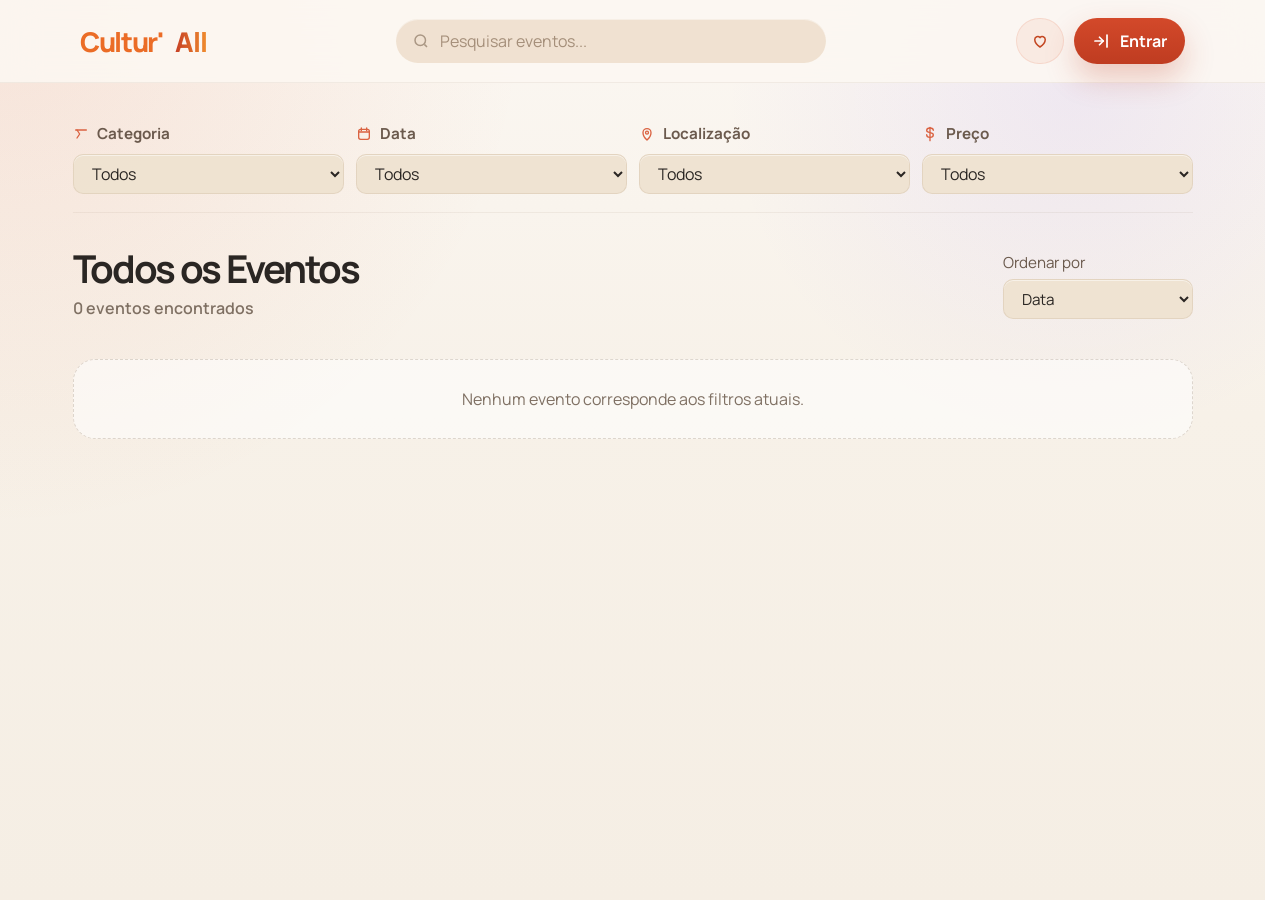
<file: index.html>
<!DOCTYPE html>
<html lang="pt-PT">
<head>
  <meta charset="UTF-8" />
  <meta name="viewport" content="width=device-width, initial-scale=1.0" />
  <title>Cultur'All | Eventos culturais em Portugal</title>
  <meta name="description" content="Descubra eventos culturais, concertos, teatro, exposições e experiências gastronómicas em Portugal." />
  <link rel="preconnect" href="https://fonts.googleapis.com" />
  <link rel="preconnect" href="https://fonts.gstatic.com" crossorigin />
  <link href="https://fonts.googleapis.com/css2?family=Manrope:wght@400;500;600;700;800&display=swap" rel="stylesheet" />
  <link rel="stylesheet" href="styles.css" />
  <script defer src="script.js"></script>
</head>
<body data-page="home">
  <div class="app-shell">
    <main class="content" id="inicio">
      <header class="topbar">
        <a class="topbar-brand" href="index.html" aria-label="Cultur'All início">
          <span>Cultur'</span><span>All</span>
        </a>

        <div class="search-wrap">
          <svg viewBox="0 0 24 24"><circle cx="11" cy="11" r="7"></circle><path d="m20 20-3.5-3.5"></path></svg>
          <input id="searchInput" type="search" placeholder="Pesquisar eventos..." aria-label="Pesquisar eventos" />
        </div>

        <div class="topbar-actions">
          <a class="account-chip" id="accountChip" href="profile.html" hidden></a>
          <a class="favorites-btn" href="favorites.html" aria-label="Favoritos">
            <svg viewBox="0 0 24 24"><path d="M12 20s-7-4.6-7-10a4 4 0 0 1 7-2.5A4 4 0 0 1 19 10c0 5.4-7 10-7 10Z"></path></svg>
          </a>
          <a class="login-btn" id="loginToggleBtn" href="login.html">
            <svg viewBox="0 0 24 24"><path d="M10 17l5-5-5-5"></path><path d="M15 12H4"></path><path d="M20 4v16"></path></svg>
            Entrar
          </a>
        </div>

      </header>

      <section class="home-view" id="homeView">
        <div class="page">
          <div class="hero-panel">
            <div class="filters-shell" id="filtersShell">
              <button class="filters-toggle-btn" id="filtersToggleBtn" type="button" aria-expanded="false" aria-controls="filtersGrid">
                <svg viewBox="0 0 24 24"><path d="M4 6h16"></path><path d="M7 12h10"></path><path d="M10 18h4"></path></svg>
                Filtros
              </button>
              <div class="filters-backdrop" id="filtersBackdrop" hidden></div>
              <div class="filters-grid" id="filtersGrid" aria-label="Filtros de eventos">
              <div class="filter-group">
                <label for="categoryFilter">
                  <svg viewBox="0 0 24 24"><path d="M4 6h16"></path><path d="M6 6l4 6-4 6"></path></svg>
                  Categoria
                </label>
                <select id="categoryFilter">
                  <option value="Todos">Todos</option>
                  <option value="Arte e Exposições">Arte e Exposições</option>
                  <option value="Bem Estar">Bem Estar</option>
                  <option value="Cinema">Cinema</option>
                  <option value="Comédia">Comédia</option>
                  <option value="Concertos">Concertos</option>
                  <option value="Dança">Dança</option>
                  <option value="Festivais">Festivais</option>
                  <option value="Gastronomia">Gastronomia</option>
                  <option value="Literatura">Literatura</option>
                  <option value="Mercados e Feiras">Mercados e Feiras</option>
                  <option value="Moda">Moda</option>
                  <option value="Outros">Outros</option>
                  <option value="Família">Família</option>
                  <option value="Teatro">Teatro</option>
                </select>
              </div>

              <div class="filter-group date-filter-group">
                <label for="dateFilter">
                  <svg viewBox="0 0 24 24"><rect x="4" y="5" width="16" height="15" rx="3"></rect><path d="M8 3v4"></path><path d="M16 3v4"></path><path d="M4 9h16"></path></svg>
                  Data
                </label>
                <select id="dateFilter">
                  <option value="Todos">Todos</option>
                  <option value="Hoje">Hoje</option>
                  <option value="Esta semana">Esta semana</option>
                  <option value="Este mês">Este mês</option>
                  <option value="Passados">Passados</option>
                  <option value="Periódicos">Periódicos</option>
                  <option value="Escolher data">Escolher data</option>
                </select>
                <div class="date-custom-controls" id="dateCustomControls" hidden aria-hidden="true">
                  <label for="datePickerInput">Escolhe a data</label>
                  <div class="date-picker-row">
                    <input id="datePickerInput" class="date-picker-input" type="date" />
                    <button id="openDatePickerBtn" class="date-picker-trigger-btn" type="button" aria-label="Abrir calendário">
                      <svg viewBox="0 0 24 24"><rect x="4" y="5" width="16" height="15" rx="3"></rect><path d="M8 3v4"></path><path d="M16 3v4"></path><path d="M4 9h16"></path></svg>
                    </button>
                  </div>
                  <button id="applyDateBtn" class="apply-date-btn" type="button">Aplicar</button>
                </div>
              </div>

              <div class="filter-group">
                <label for="locationFilter">
                  <svg viewBox="0 0 24 24"><path d="M12 21s6-5.5 6-11a6 6 0 0 0-12 0c0 5.5 6 11 6 11Z"></path><circle cx="12" cy="10" r="2.2"></circle></svg>
                  Localização
                </label>
                <select id="locationFilter">
                  <option value="Todos">Todos</option>
                  <option value="Aveiro">Aveiro</option>
                  <option value="Beja">Beja</option>
                  <option value="Braga">Braga</option>
                  <option value="Bragança">Bragança</option>
                  <option value="Castelo Branco">Castelo Branco</option>
                  <option value="Coimbra">Coimbra</option>
                  <option value="Évora">Évora</option>
                  <option value="Faro">Faro</option>
                  <option value="Guarda">Guarda</option>
                  <option value="Leiria">Leiria</option>
                  <option value="Lisboa">Lisboa</option>
                  <option value="Portalegre">Portalegre</option>
                  <option value="Porto">Porto</option>
                  <option value="Santarém">Santarém</option>
                  <option value="Setúbal">Setúbal</option>
                  <option value="Viana do Castelo">Viana do Castelo</option>
                  <option value="Vila Real">Vila Real</option>
                  <option value="Viseu">Viseu</option>
                  <option value="Outros">Outros</option>
                </select>
              </div>

              <div class="filter-group">
                <label for="priceFilter">
                  <svg viewBox="0 0 24 24"><path d="M12 2v20"></path><path d="M17 6.5c0-2-2.2-3.5-5-3.5S7 4.6 7 6.7c0 4.2 10 2.3 10 6.4 0 2.2-2 3.9-5 3.9s-5-1.4-5-3.9"></path></svg>
                  Preço
                </label>
                <select id="priceFilter">
                  <option value="Todos">Todos</option>
                  <option value="Gratuito">Gratuito</option>
                  <option value="Pago">Pago</option>
                </select>
              </div>
              </div>
            </div>
          </div>

          <section class="section-head" id="eventos">
            <div>
              <h1 id="sectionTitle">Todos os Eventos</h1>
              <p><span id="resultsCount">0</span> <span id="resultsLabel">eventos encontrados</span></p>
            </div>
            <div class="section-head-actions">
              <label class="sort-field" for="sortFilter">
                <span>Ordenar por</span>
                <select id="sortFilter" aria-label="Ordenar eventos">
                  <option value="views">Visualizações</option>
                  <option value="proximity">Proximidade</option>
                  <option value="date" selected>Data</option>
                </select>
              </label>
            </div>
          </section>

          <section class="cards-grid" id="cardsGrid" aria-live="polite"></section>
          <div class="empty-state" id="emptyState" hidden>
            Nenhum evento corresponde aos filtros atuais.
          </div>
        </div>
      </section>
    </main>
  </div>

  <nav class="mobile-bottom-nav" aria-label="Navegação inferior">
    <a class="active" href="#inicio">
      <svg viewBox="0 0 24 24"><path d="M4 11.5 12 4l8 7.5"></path><path d="M6 10.5V20h12v-9.5"></path></svg>
      Início
    </a>
    <a href="favorites.html">
      <svg viewBox="0 0 24 24"><path d="M12 20s-7-4.6-7-10a4 4 0 0 1 7-2.5A4 4 0 0 1 19 10c0 5.4-7 10-7 10Z"></path></svg>
      Favoritos
    </a>
    <a href="profile.html">
      <svg viewBox="0 0 24 24"><path d="M4 20c1.8-4 4.9-6 8-6s6.2 2 8 6"></path><circle cx="12" cy="8" r="4"></circle></svg>
      Perfil
    </a>
  </nav>
</body>
</html>
</file>
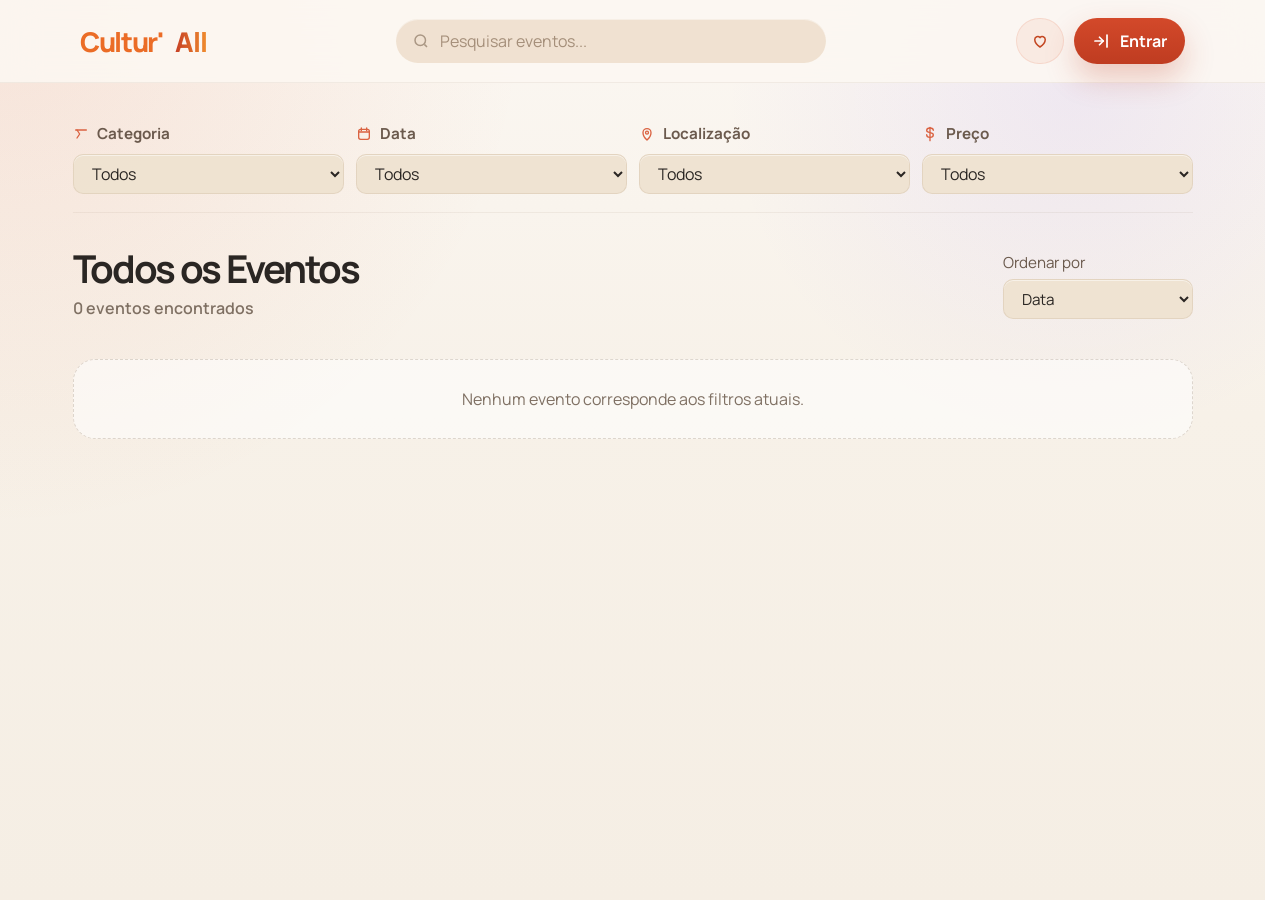
<file: event.html>
<!DOCTYPE html>
<html lang="pt-PT">
<head>
  <meta charset="UTF-8" />
  <meta name="viewport" content="width=device-width, initial-scale=1.0" />
  <title>Cultur'All | Evento</title>
  <meta name="description" content="Página de detalhe do evento na plataforma Cultur'All." />
  <link rel="preconnect" href="https://fonts.googleapis.com" />
  <link rel="preconnect" href="https://fonts.gstatic.com" crossorigin />
  <link href="https://fonts.googleapis.com/css2?family=Manrope:wght@400;500;600;700;800&display=swap" rel="stylesheet" />
  <link rel="stylesheet" href="styles.css" />
  <script defer src="script.js"></script>
</head>
<body data-page="event">
  <div id="eventDetailRoot"></div>
</body>
</html>
</file>
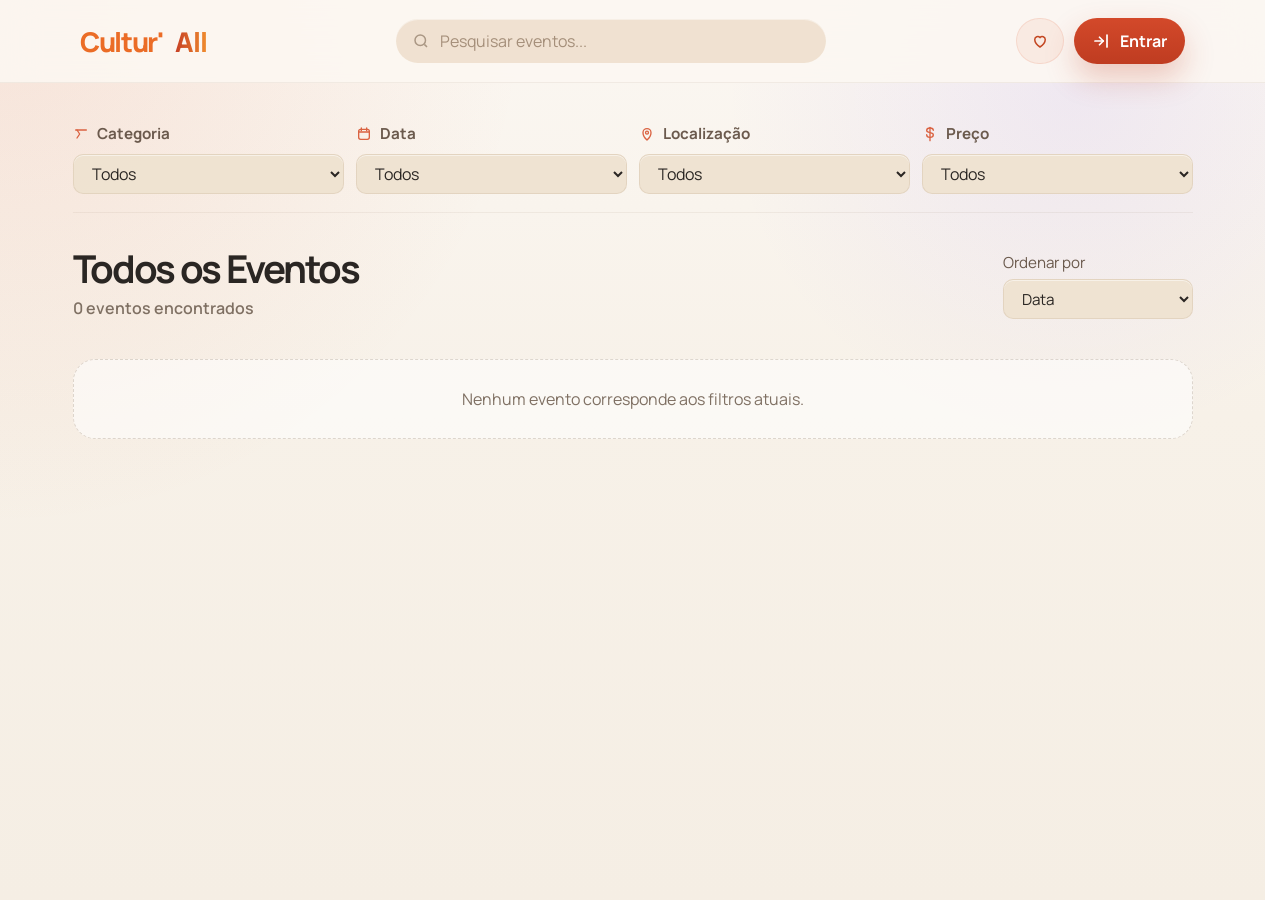
<file: events.html>
<!DOCTYPE html>
<html lang="pt-PT">
<head>
  <meta charset="UTF-8" />
  <meta http-equiv="refresh" content="0; url=index.html#eventos" />
  <meta name="viewport" content="width=device-width, initial-scale=1.0" />
  <title>Cultur'All | Eventos</title>
  <meta name="description" content="Redirecionando para a página principal de eventos da Cultur'All." />
  <link rel="stylesheet" href="styles.css" />
</head>
<body>
  <script>
    window.location.replace('index.html#eventos');
  </script>
</body>
</html>
</file>
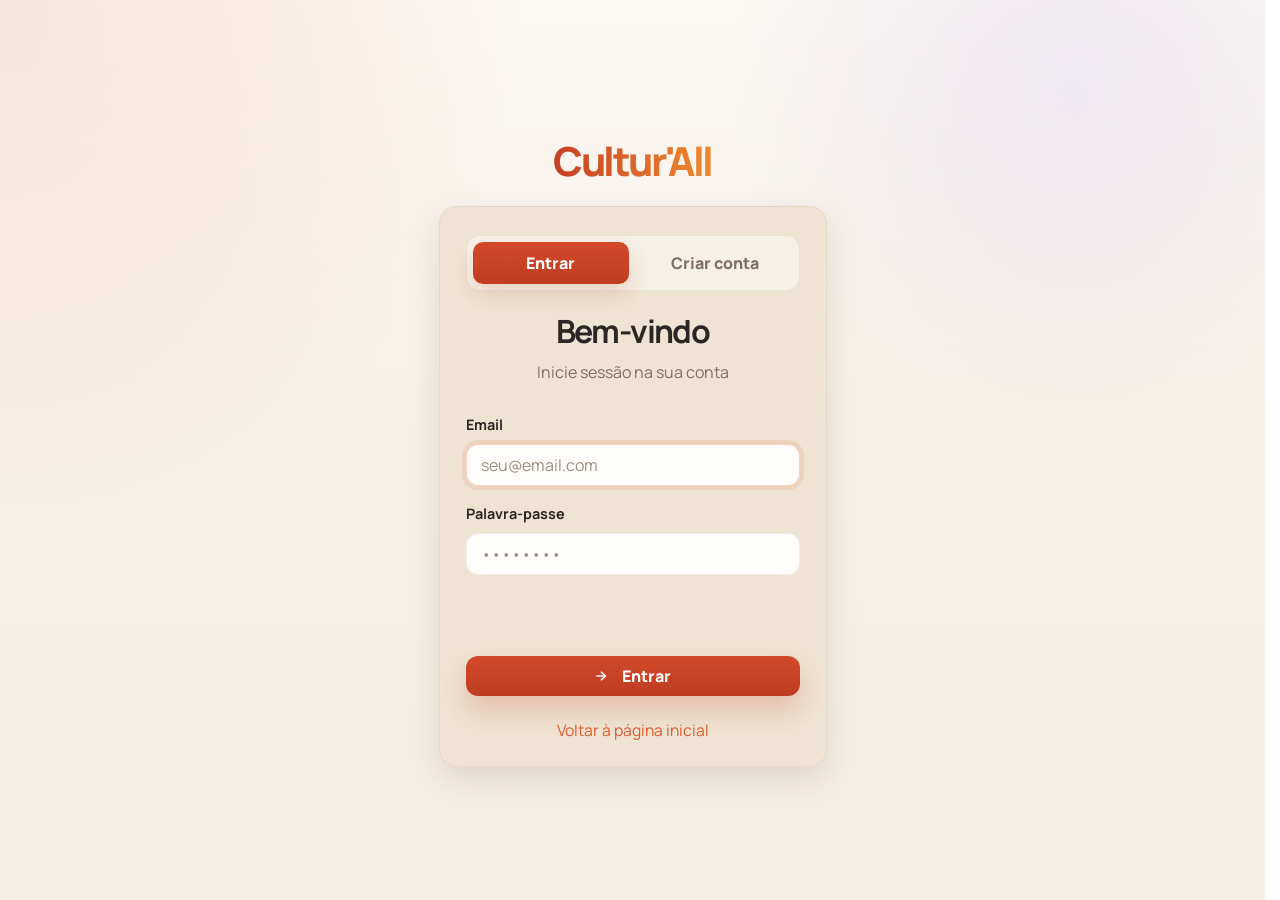
<file: favorites.html>
<!DOCTYPE html>
<html lang="pt-PT">
<head>
  <meta charset="UTF-8" />
  <meta name="viewport" content="width=device-width, initial-scale=1.0" />
  <title>Cultur'All | Favoritos</title>
  <meta name="description" content="Veja os eventos marcados como favoritos na Cultur'All." />
  <link rel="preconnect" href="https://fonts.googleapis.com" />
  <link rel="preconnect" href="https://fonts.gstatic.com" crossorigin />
  <link href="https://fonts.googleapis.com/css2?family=Manrope:wght@400;500;600;700;800&display=swap" rel="stylesheet" />
  <link rel="stylesheet" href="styles.css" />
  <script defer src="script.js"></script>
</head>
<body data-page="favorites">
  <div class="app-shell">
    <main class="content" id="inicio">
      <header class="topbar">
        <a class="topbar-brand" href="index.html" aria-label="Cultur'All início">
          <span>Cultur'</span><span>All</span>
        </a>

        <div class="search-wrap">
          <svg viewBox="0 0 24 24"><circle cx="11" cy="11" r="7"></circle><path d="m20 20-3.5-3.5"></path></svg>
          <input id="searchInput" type="search" placeholder="Pesquisar favoritos..." aria-label="Pesquisar favoritos" />
        </div>

        <div class="topbar-actions">
          <a class="account-chip" id="accountChip" href="profile.html" hidden></a>
          <a class="favorites-btn active" href="favorites.html" aria-label="Favoritos">
            <svg viewBox="0 0 24 24"><path d="M12 20s-7-4.6-7-10a4 4 0 0 1 7-2.5A4 4 0 0 1 19 10c0 5.4-7 10-7 10Z"></path></svg>
          </a>
          <a class="login-btn" id="loginToggleBtn" href="login.html">
            <svg viewBox="0 0 24 24"><path d="M10 17l5-5-5-5"></path><path d="M15 12H4"></path><path d="M20 4v16"></path></svg>
            Entrar
          </a>
        </div>

      </header>

      <section class="home-view">
        <div class="page">
          <section class="section-head" id="favoritos">
            <div>
              <h1 id="sectionTitle">Favoritos</h1>
              <p><span id="resultsCount">0</span> <span id="resultsLabel">favoritos encontrados</span></p>
            </div>
            <div class="view-chip" id="viewChip">Marcados com favorito</div>
          </section>

          <section class="cards-grid" id="cardsGrid" aria-live="polite"></section>
          <div class="empty-state" id="emptyState" data-empty-message="Ainda não tens eventos favoritos guardados." hidden>
            Ainda não tens eventos favoritos guardados.
          </div>
        </div>
      </section>
    </main>
  </div>

  <nav class="mobile-bottom-nav" aria-label="Navegação inferior">
    <a href="index.html#inicio">
      <svg viewBox="0 0 24 24"><path d="M4 11.5 12 4l8 7.5"></path><path d="M6 10.5V20h12v-9.5"></path></svg>
      Início
    </a>
    <a class="active" href="favorites.html">
      <svg viewBox="0 0 24 24"><path d="M12 20s-7-4.6-7-10a4 4 0 0 1 7-2.5A4 4 0 0 1 19 10c0 5.4-7 10-7 10Z"></path></svg>
      Favoritos
    </a>
    <a href="profile.html">
      <svg viewBox="0 0 24 24"><path d="M4 20c1.8-4 4.9-6 8-6s6.2 2 8 6"></path><circle cx="12" cy="8" r="4"></circle></svg>
      Perfil
    </a>
  </nav>
</body>
</html>
</file>
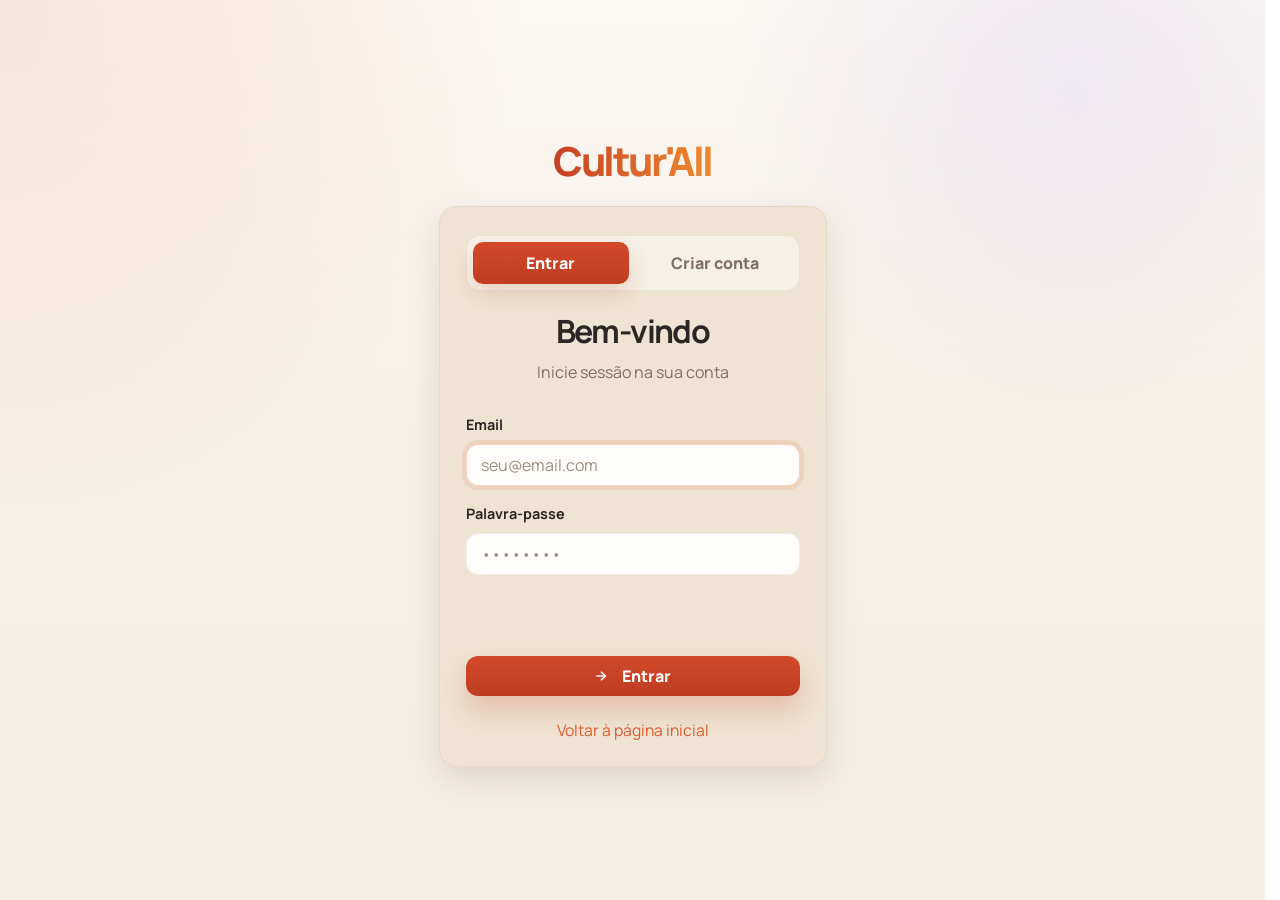
<file: login.html>
<!DOCTYPE html>
<html lang="pt-PT">
<head>
  <meta charset="UTF-8" />
  <meta name="viewport" content="width=device-width, initial-scale=1.0" />
  <title>Cultur'All | Entrar</title>
  <meta name="description" content="Inicie sessão na sua conta Cultur'All." />
  <link rel="preconnect" href="https://fonts.googleapis.com" />
  <link rel="preconnect" href="https://fonts.gstatic.com" crossorigin />
  <link href="https://fonts.googleapis.com/css2?family=Manrope:wght@400;500;600;700;800&display=swap" rel="stylesheet" />
  <link rel="stylesheet" href="styles.css" />
  <script defer src="script.js"></script>
</head>
<body class="login-page">
  <main class="login-page-shell">
    <a class="auth-brand" href="index.html" aria-label="Cultur'All início">Cultur'All</a>

    <section class="auth-card" aria-labelledby="loginTitle">
      <div class="auth-switch" role="tablist" aria-label="Alternar autenticação">
        <button class="auth-switch-btn active" id="showLoginBtn" type="button" role="tab" aria-selected="true">Entrar</button>
        <button class="auth-switch-btn" id="showRegisterBtn" type="button" role="tab" aria-selected="false">Criar conta</button>
      </div>

      <h1 id="loginTitle">Bem-vindo</h1>
      <p class="auth-subtitle" id="authSubtitle">Inicie sessão na sua conta</p>

      <section class="auth-panel" id="loginPanel">
        <form id="loginForm" class="auth-form" novalidate>
          <label for="emailInput">Email</label>
          <input id="emailInput" name="email" type="email" placeholder="seu@email.com" autocomplete="username" required />

          <label for="passwordInput">Palavra-passe</label>
          <input id="passwordInput" name="password" type="password" placeholder="••••••••" autocomplete="current-password" required />

          <p class="auth-message" id="authMessage" role="status" aria-live="polite"></p>

          <button class="login-submit" type="submit">
            <svg viewBox="0 0 24 24"><path d="M10 17l5-5-5-5"></path><path d="M15 12H4"></path></svg>
            Entrar
          </button>
        </form>
      </section>

      <section class="auth-panel" id="registerPanel" hidden aria-labelledby="registerTitle">
        <form id="registerForm" class="auth-form auth-form-register" novalidate>
          <label for="registerNameInput">Nome</label>
          <input id="registerNameInput" name="name" type="text" placeholder="O teu nome" autocomplete="name" required />

          <fieldset class="register-account-type">
            <legend>Tipo de conta</legend>
            <label class="register-account-option">
              <input type="radio" name="registerAccountType" value="lambda" checked />
              <span>
                <strong>Conta normal</strong>
                <small>Para utilizadores que só querem guardar favoritos e usar a plataforma.</small>
              </span>
            </label>
            <label class="register-account-option">
              <input type="radio" name="registerAccountType" value="organizador" />
              <span>
                <strong>Conta de Organizador</strong>
                <small>Fica pendente de aprovação por um administrador antes de poder entrar.</small>
              </span>
            </label>
          </fieldset>

          <label for="registerEmailInput">Email</label>
          <input id="registerEmailInput" name="email" type="email" placeholder="novo@email.com" autocomplete="email" required />

          <label for="registerPasswordInput">Palavra-passe</label>
          <input id="registerPasswordInput" name="password" type="password" placeholder="••••••••" autocomplete="new-password" required />

          <label for="registerConfirmPasswordInput">Confirmar palavra-passe</label>
          <input id="registerConfirmPasswordInput" name="confirmPassword" type="password" placeholder="••••••••" autocomplete="new-password" required />

          <button class="login-submit" type="submit">
            <svg viewBox="0 0 24 24"><path d="M12 5v14"></path><path d="M5 12h14"></path></svg>
            Criar Conta
          </button>
        </form>

        <p class="auth-message auth-message-register" id="registerMessage" role="status" aria-live="polite"></p>
      </section>

      <button class="back-home-btn" id="backHomeBtn" type="button">Voltar à página inicial</button>
    </section>
  </main>
</body>
</html>
</file>
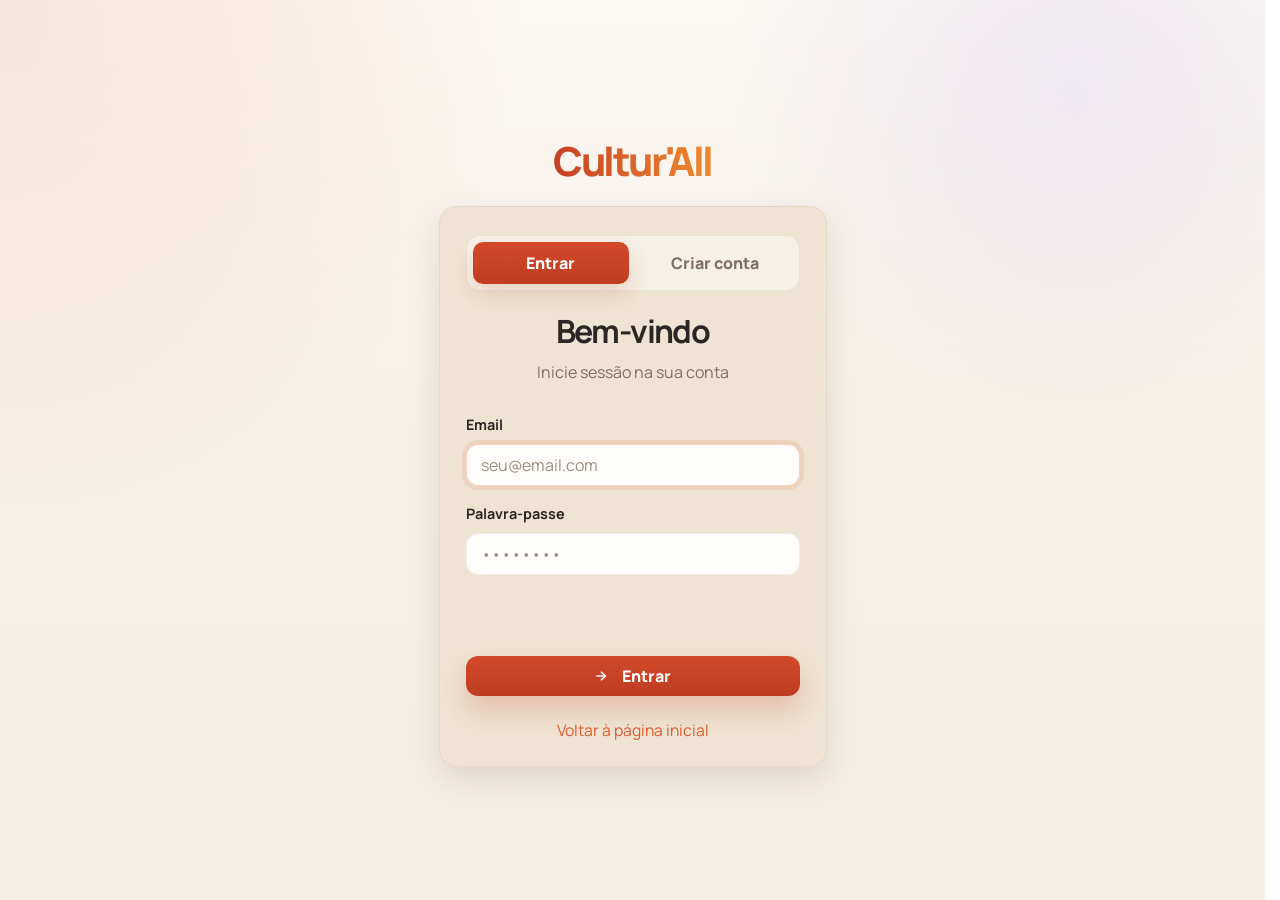
<file: profile.html>
<!DOCTYPE html>
<html lang="pt-PT">
<head>
  <meta charset="UTF-8" />
  <meta name="viewport" content="width=device-width, initial-scale=1.0" />
  <title>Cultur'All | Área do utilizador</title>
  <meta name="description" content="Área pessoal Cultur'All para utilizador e organizador." />
  <link rel="preconnect" href="https://fonts.googleapis.com" />
  <link rel="preconnect" href="https://fonts.gstatic.com" crossorigin />
  <link href="https://fonts.googleapis.com/css2?family=Manrope:wght@400;500;600;700;800&display=swap" rel="stylesheet" />
  <link rel="stylesheet" href="styles.css" />
  <script defer src="script.js"></script>
</head>
<body class="profile-page">
  <div class="app-shell">
    <main class="content">
      <header class="topbar">
        <a class="topbar-brand" href="index.html" aria-label="Cultur'All início">
          <span>Cultur'</span><span>All</span>
        </a>

        <div class="search-wrap">
          <svg viewBox="0 0 24 24"><circle cx="11" cy="11" r="7"></circle><path d="m20 20-3.5-3.5"></path></svg>
          <input type="search" placeholder="Pesquisar eventos..." aria-label="Pesquisar eventos" readonly />
        </div>

        <div class="topbar-actions">
          <a class="account-chip" id="profileAccountChip" href="profile.html"></a>
          <a class="favorites-btn" href="favorites.html" aria-label="Favoritos">
            <svg viewBox="0 0 24 24"><path d="M12 20s-7-4.6-7-10a4 4 0 0 1 7-2.5A4 4 0 0 1 19 10c0 5.4-7 10-7 10Z"></path></svg>
          </a>
          <button class="login-btn" id="profileLogoutBtn" type="button">
            <svg viewBox="0 0 24 24"><path d="M14 17l5-5-5-5"></path><path d="M19 12H8"></path><path d="M8 4H5a1 1 0 0 0-1 1v14a1 1 0 0 0 1 1h3"></path></svg>
            Sair
          </button>
        </div>

      </header>

      <section class="profile-view" id="profileRoot"></section>
    </main>
  </div>

  <nav class="mobile-bottom-nav" id="profileMobileNav" aria-label="Navegação inferior"></nav>
</body>
</html>
</file>
<file: styles.css>
:root {
  --bg: #f7f1e8;
  --panel: rgba(255, 252, 246, 0.82);
  --panel-strong: #fffaf2;
  --surface: #f0e4d4;
  --surface-alt: #f6ebdc;
  --line: rgba(114, 90, 67, 0.12);
  --text: #2a2623;
  --muted: #7f7063;
  --brand: #dd5a2d;
  --brand-dark: #c34621;
  --brand-soft: rgba(221, 90, 45, 0.12);
  --accent: #7f5cff;
  --shadow: 0 24px 60px rgba(84, 57, 38, 0.12);
  --shadow-soft: 0 12px 30px rgba(84, 57, 38, 0.08);
  --sidebar-width: 92px;
  --topbar-height: 82px;
}

* {
  box-sizing: border-box;
}

html {
  scroll-behavior: smooth;
  scrollbar-gutter: stable;
}

body {
  margin: 0;
  min-height: 100vh;
  color: var(--text);
  font-family: "Manrope", system-ui, -apple-system, BlinkMacSystemFont, "Segoe UI", sans-serif;
  background:
    radial-gradient(circle at top left, rgba(221, 90, 45, 0.12), transparent 34%),
    radial-gradient(circle at 85% 10%, rgba(127, 92, 255, 0.09), transparent 26%),
    linear-gradient(180deg, #fbf7f2 0%, #f7f1e8 46%, #f5eee4 100%);
  overflow-x: hidden;
}

a {
  color: inherit;
  text-decoration: none;
}

button,
input,
select {
  font: inherit;
}

.app-shell {
  min-height: 100vh;
  display: block;
}

.sidebar {
  display: none;
}

.content {
  min-width: 0;
  width: 100%;
}

.topbar {
  position: sticky;
  top: 0;
  z-index: 15;
  width: 100%;
  margin: 0;
  display: grid;
  grid-template-columns: auto minmax(280px, 1fr) auto;
  gap: 24px;
  align-items: center;
  min-height: var(--topbar-height);
  padding: 18px max(24px, calc((100vw - 1120px) / 2));
  background: rgba(252, 248, 242, 0.88);
  backdrop-filter: blur(18px);
  border-bottom: 1px solid rgba(114, 90, 67, 0.08);
}

.topbar-brand {
  display: flex;
  align-items: center;
  gap: 12px;
  font-weight: 800;
  letter-spacing: -0.05em;
  font-size: 1.7rem;
  color: #eb6c26;
}

.topbar-brand span:last-child {
  background: linear-gradient(90deg, #c63f24, #ef8a2e);
  -webkit-background-clip: text;
  background-clip: text;
  color: transparent;
}

.search-wrap {
  position: relative;
  max-width: 430px;
  justify-self: center;
  width: 100%;
}

.search-wrap svg {
  position: absolute;
  left: 16px;
  top: 50%;
  transform: translateY(-50%);
  width: 18px;
  height: 18px;
  stroke: #aa9784;
  fill: none;
  stroke-width: 2;
}

.search-wrap input {
  width: 100%;
  height: 44px;
  border: 0;
  border-radius: 999px;
  padding: 0 18px 0 44px;
  background: rgba(238, 223, 204, 0.88);
  color: var(--text);
  box-shadow: inset 0 1px 0 rgba(255, 255, 255, 0.45);
  outline: none;
  transition: box-shadow 180ms ease, transform 180ms ease;
}

.search-wrap input::placeholder {
  color: #a58f7a;
}

.search-wrap input:focus {
  box-shadow: 0 0 0 4px rgba(221, 90, 45, 0.12), inset 0 1px 0 rgba(255, 255, 255, 0.45);
  transform: translateY(-1px);
}

.topbar-actions {
  display: inline-flex;
  align-items: center;
  gap: 10px;
}

.favorites-btn {
  display: inline-flex;
  align-items: center;
  justify-content: center;
  gap: 0;
  border-radius: 999px;
  min-width: 46px;
  height: 46px;
  padding: 0 14px;
  background: rgba(221, 90, 45, 0.08);
  color: var(--brand-dark);
  font-weight: 700;
  border: 1px solid rgba(221, 90, 45, 0.12);
}

.favorites-btn.active,
.favorites-btn:hover {
  background: rgba(221, 90, 45, 0.14);
}

.favorites-btn svg {
  width: 18px;
  height: 18px;
  stroke: currentColor;
  fill: none;
  stroke-width: 2;
  stroke-linecap: round;
  stroke-linejoin: round;
}

.account-chip {
  display: inline-flex;
  align-items: center;
  padding: 10px 14px;
  border-radius: 999px;
  background: rgba(221, 90, 45, 0.12);
  color: var(--brand-dark);
  font-size: 0.86rem;
  font-weight: 700;
  white-space: nowrap;
  text-decoration: none;
  cursor: pointer;
  transition: background 180ms ease, transform 180ms ease;
}

.account-chip[hidden] {
  display: none !important;
}

.account-chip:hover {
  background: rgba(221, 90, 45, 0.18);
  transform: translateY(-1px);
}

.login-btn {
  display: inline-flex;
  align-items: center;
  gap: 10px;
  border: 0;
  border-radius: 999px;
  padding: 12px 18px;
  background: linear-gradient(180deg, #d3492a, #bf3c21);
  color: #fff;
  font-weight: 700;
  box-shadow: 0 14px 30px rgba(191, 60, 33, 0.25);
  cursor: pointer;
  transition: transform 180ms ease, box-shadow 180ms ease;
}

.login-btn:hover {
  transform: translateY(-1px);
  box-shadow: 0 18px 34px rgba(191, 60, 33, 0.3);
}

.create-account-btn {
  display: inline-flex;
  align-items: center;
  justify-content: center;
  width: 100%;
  min-height: 46px;
  margin-top: 12px;
  border: 1px solid rgba(221, 90, 45, 0.16);
  border-radius: 12px;
  background: rgba(221, 90, 45, 0.08);
  color: var(--brand-dark);
  font-weight: 800;
  cursor: pointer;
}

.create-account-btn:hover {
  background: rgba(221, 90, 45, 0.14);
}

.login-btn svg,
.login-submit svg {
  width: 18px;
  height: 18px;
  stroke: currentColor;
  fill: none;
  stroke-width: 2.3;
  stroke-linecap: round;
  stroke-linejoin: round;
}

.page {
  width: min(1120px, calc(100% - 48px));
  margin: 0 auto;
  padding: 0 0 36px;
}

.hero-panel {
  margin-top: 18px;
  padding: 22px 0 18px;
  border-bottom: 1px solid rgba(114, 90, 67, 0.08);
}

.filters-shell {
  position: relative;
}

.filters-toggle-btn {
  display: none;
  align-items: center;
  justify-content: center;
  gap: 10px;
  width: 100%;
  height: 44px;
  border: 1px solid rgba(174, 145, 112, 0.18);
  border-radius: 14px;
  background: rgba(255, 255, 255, 0.78);
  color: var(--text);
  font-weight: 800;
  box-shadow: var(--shadow-soft);
}

.filters-toggle-btn svg {
  width: 18px;
  height: 18px;
  stroke: currentColor;
  fill: none;
  stroke-width: 2;
  stroke-linecap: round;
  stroke-linejoin: round;
}

.filters-backdrop {
  display: none;
}

.filters-grid {
  display: grid;
  grid-template-columns: repeat(4, minmax(0, 1fr));
  gap: 12px;
  align-items: end;
}

.filter-group label {
  display: inline-flex;
  align-items: center;
  gap: 8px;
  font-size: 0.95rem;
  color: #6b5a4d;
  margin-bottom: 10px;
  font-weight: 700;
}

.filter-group label svg {
  width: 16px;
  height: 16px;
  stroke: #da6241;
  fill: none;
  stroke-width: 2;
  stroke-linecap: round;
  stroke-linejoin: round;
}

.filter-group select {
  width: 100%;
  height: 40px;
  border: 1px solid rgba(174, 145, 112, 0.18);
  border-radius: 10px;
  background: rgba(239, 226, 209, 0.96);
  color: var(--text);
  padding: 0 14px;
  outline: none;
  box-shadow: inset 0 1px 0 rgba(255, 255, 255, 0.5);
}

.date-filter-group {
  position: relative;
  overflow: visible;
}

.date-custom-controls {
  position: absolute;
  top: calc(100% + 12px);
  left: 0;
  z-index: 25;
  display: grid;
  gap: 12px;
  width: min(100%, 360px);
  padding: 16px;
  border: 1px solid rgba(174, 145, 112, 0.18);
  border-radius: 16px;
  background: #fcf8f2;
  box-shadow: var(--shadow);
}

.date-custom-controls[hidden] {
  display: none;
}

.date-custom-controls label {
  font-size: 0.92rem;
  font-weight: 700;
  color: #6b5a4d;
}

.date-picker-row {
  display: grid;
  grid-template-columns: 1fr auto;
  gap: 10px;
  align-items: center;
}

.date-picker-input {
  width: 100%;
  height: 40px;
  border: 1px solid rgba(174, 145, 112, 0.18);
  border-radius: 10px;
  background: rgba(239, 226, 209, 0.96);
  color: var(--text);
  padding: 0 12px;
  outline: none;
  box-shadow: inset 0 1px 0 rgba(255, 255, 255, 0.5);
}

.date-picker-input::-webkit-calendar-picker-indicator {
  display: none;
}

.date-picker-input::-webkit-inner-spin-button {
  display: none;
}

.date-picker-input::-webkit-clear-button {
  display: none;
}

.date-picker-input::-moz-focus-inner {
  border: 0;
}

.date-picker-trigger-btn {
  width: 40px;
  height: 40px;
  display: grid;
  place-items: center;
  border: 1px solid rgba(174, 145, 112, 0.18);
  border-radius: 10px;
  background: rgba(239, 226, 209, 0.96);
  color: #da6241;
  cursor: pointer;
  box-shadow: inset 0 1px 0 rgba(255, 255, 255, 0.5);
}

.date-picker-trigger-btn svg {
  width: 18px;
  height: 18px;
  stroke: currentColor;
  fill: none;
  stroke-width: 2;
  stroke-linecap: round;
  stroke-linejoin: round;
}

.apply-date-btn {
  display: inline-flex;
  align-items: center;
  justify-content: center;
  gap: 8px;
  border: 0;
  border-radius: 12px;
  padding: 11px 14px;
  background: linear-gradient(180deg, #d3492a, #bf3c21);
  color: #fff;
  font-weight: 700;
  box-shadow: 0 14px 30px rgba(191, 60, 33, 0.22);
  cursor: pointer;
  transition: transform 180ms ease, box-shadow 180ms ease;
}

.apply-date-btn:hover {
  transform: translateY(-1px);
  box-shadow: 0 18px 34px rgba(191, 60, 33, 0.28);
}

.section-head {
  display: flex;
  align-items: end;
  justify-content: space-between;
  gap: 20px;
  padding: 36px 0 22px;
}

.section-head-actions {
  display: flex;
  align-items: center;
  gap: 14px;
  flex-wrap: wrap;
  justify-content: flex-end;
}

.sort-field {
  display: grid;
  gap: 6px;
  color: var(--muted);
  font-size: 0.95rem;
  font-weight: 400;
}

.sort-field span {
  color: #6b5a4d;
  font-weight: 400;
}

.sort-field select {
  min-width: 190px;
  height: 40px;
  border: 1px solid rgba(174, 145, 112, 0.18);
  border-radius: 10px;
  background: rgba(239, 226, 209, 0.96);
  color: var(--text);
  padding: 0 14px;
  outline: none;
  box-shadow: inset 0 1px 0 rgba(255, 255, 255, 0.5);
}

.section-head h1 {
  margin: 0;
  font-size: clamp(2rem, 3vw, 2.45rem);
  line-height: 1.05;
  letter-spacing: -0.06em;
}

.section-head p {
  margin: 8px 0 0;
  color: var(--muted);
  font-weight: 600;
}

.view-chip {
  padding: 12px 16px;
  border-radius: 999px;
  background: rgba(255, 255, 255, 0.7);
  border: 1px solid rgba(114, 90, 67, 0.12);
  color: var(--muted);
  box-shadow: var(--shadow-soft);
  white-space: nowrap;
}

.cards-grid {
  display: grid;
  grid-template-columns: repeat(3, minmax(0, 1fr));
  gap: 18px;
  align-items: stretch;
}

.event-card {
  position: relative;
  overflow: hidden;
  display: flex;
  flex-direction: column;
  background: linear-gradient(180deg, rgba(255, 255, 255, 0.8), rgba(240, 227, 209, 0.8));
  border: 1px solid rgba(114, 90, 67, 0.1);
  border-radius: 18px;
  box-shadow: 0 12px 30px rgba(84, 57, 38, 0.08);
  min-height: 385px;
}

.event-media {
  position: relative;
  height: 235px;
  overflow: hidden;
  background: #111;
}

.event-media img {
  width: 100%;
  height: 100%;
  object-fit: cover;
  display: block;
  transform: scale(1.03);
}

.event-media::after {
  content: "";
  position: absolute;
  inset: 0;
  background: linear-gradient(180deg, rgba(0, 0, 0, 0.04), rgba(0, 0, 0, 0.24));
  pointer-events: none;
}

.event-card.is-past .event-media::after {
  background: linear-gradient(180deg, rgba(120, 120, 120, 0.3), rgba(80, 80, 80, 0.5));
}

.event-card.is-past .event-media img {
  filter: grayscale(1) contrast(0.95) brightness(0.82);
}

.event-card[data-event-link] {
  cursor: pointer;
}

.event-card[data-event-link]:focus-visible {
  outline: 2px solid var(--brand);
  outline-offset: 3px;
}

.event-detail-page {
  min-height: 100vh;
  background: var(--bg);
}

.event-detail-topbar {
  position: sticky;
  top: 0;
  z-index: 20;
}

.event-detail-main {
  padding-bottom: 48px;
}

.event-detail-back-row {
  width: min(1120px, calc(100% - 48px));
  margin: 18px auto 14px;
  padding: 0;
}

.event-detail-back-link {
  display: inline-flex;
  align-items: center;
  gap: 10px;
  color: var(--text);
  text-decoration: none;
  font-weight: 600;
}

.event-detail-back-link svg {
  width: 18px;
  height: 18px;
  stroke: currentColor;
  fill: none;
  stroke-width: 2;
  stroke-linecap: round;
  stroke-linejoin: round;
}

.event-detail-hero {
  position: relative;
  min-height: 410px;
  display: flex;
  align-items: flex-end;
  width: 100%;
  margin: 0;
  padding: 32px 0 36px;
  overflow: hidden;
  background: #111;
  border-radius: 0;
}

.event-detail-hero-inner {
  position: relative;
  z-index: 1;
  width: min(1120px, calc(100% - 48px));
  margin: 0 auto;
  padding-bottom: 0;
}

.event-detail-hero img {
  position: absolute;
  inset: 0;
  width: 100%;
  height: 100%;
  object-fit: cover;
  filter: saturate(0.95);
}

.event-detail-hero-overlay {
  position: absolute;
  inset: 0;
  background: linear-gradient(180deg, rgba(0, 0, 0, 0.1) 0%, rgba(0, 0, 0, 0.32) 55%, rgba(0, 0, 0, 0.72) 100%);
}

.event-detail-hero .event-pill,
.event-detail-hero h1 {
  position: relative;
  z-index: 1;
}

.event-detail-hero h1 {
  margin: 0;
  color: #fff;
  font-size: clamp(2rem, 4vw, 3.4rem);
  line-height: 1.05;
  letter-spacing: -0.04em;
  max-width: 14ch;
}

.event-detail-content {
  display: grid;
  grid-template-columns: minmax(0, 2fr) minmax(320px, 1fr);
  gap: 18px;
  width: min(1120px, calc(100% - 48px));
  margin: 28px auto 0;
  position: relative;
  z-index: 2;
}

.event-detail-card {
  background: #f0e4d4;
  border-radius: 18px;
  padding: 22px 24px;
  box-shadow: 0 18px 40px rgba(84, 57, 38, 0.08);
}

.event-detail-card h2 {
  margin: 0 0 16px;
  font-size: 1.15rem;
}

.event-detail-about p {
  margin: 0;
  color: var(--muted);
  line-height: 1.7;
}

.event-detail-info {
  display: flex;
  flex-direction: column;
  gap: 16px;
}

.event-detail-info-row {
  display: grid;
  gap: 6px;
}

.event-detail-info-label {
  color: var(--muted);
  font-size: 0.86rem;
}

.event-detail-price.free {
  color: var(--brand);
}

.event-detail-action {
  display: inline-flex;
  align-items: center;
  justify-content: center;
  min-height: 48px;
  border-radius: 999px;
  border: 0;
  font-weight: 700;
  text-decoration: none;
  cursor: pointer;
}

.event-detail-action.primary {
  background: var(--brand);
  color: #fff;
}

.event-detail-action.secondary {
  background: #efaf2f;
  color: #fff;
}

.event-detail-related {
  width: min(1120px, calc(100% - 48px));
  margin: 56px auto 0;
}

.event-detail-related h2 {
  margin: 0 0 18px;
  font-size: 1.9rem;
  letter-spacing: -0.04em;
}

.event-detail-related-grid {
  grid-template-columns: repeat(3, minmax(0, 1fr));
}

@media (max-width: 1024px) {
  .event-detail-content {
    grid-template-columns: 1fr;
  }

  .event-detail-related-grid {
    grid-template-columns: repeat(2, minmax(0, 1fr));
  }
}

@media (max-width: 720px) {
  .event-detail-hero {
    min-height: 320px;
    width: 100%;
    padding: 24px 0;
  }

  .event-detail-hero-inner {
    width: min(100% - 28px, 1120px);
  }

  .event-detail-content,
  .event-detail-related,
  .event-detail-back-row {
    width: min(100% - 28px, 1120px);
  }

  .event-detail-back-row {
    margin: 14px auto 12px;
  }

  .event-detail-related-grid {
    grid-template-columns: 1fr;
  }
}

.event-pill,
.favorite-btn,
.share-btn {
  position: absolute;
  z-index: 1;
  top: 10px;
}

.event-pill {
  left: 12px;
  padding: 6px 12px;
  border-radius: 999px;
  background: linear-gradient(180deg, #d9492e, #c83e25);
  color: #fff;
  font-size: 0.8rem;
  font-weight: 700;
  box-shadow: 0 10px 18px rgba(201, 62, 37, 0.24);
}

.favorite-btn {
  right: 10px;
  width: 30px;
  height: 30px;
  display: grid;
  place-items: center;
  border: 0;
  border-radius: 50%;
  background: rgba(255, 255, 255, 0.98);
  color: #645242;
  box-shadow: 0 10px 18px rgba(0, 0, 0, 0.16);
  cursor: pointer;
}

.share-btn {
  right: 48px;
  width: 30px;
  height: 30px;
  display: grid;
  place-items: center;
  border: 0;
  border-radius: 50%;
  background: rgba(255, 255, 255, 0.98);
  color: #645242;
  box-shadow: 0 10px 18px rgba(0, 0, 0, 0.16);
  cursor: pointer;
}

.share-btn svg {
  width: 15px;
  height: 15px;
  stroke: currentColor;
  fill: none;
  stroke-width: 2;
  stroke-linecap: round;
  stroke-linejoin: round;
}

.share-btn:hover,
.favorite-btn:hover {
  transform: translateY(-1px);
}

.favorite-btn.active {
  background: rgba(255, 255, 255, 0.98);
  color: #d23a2d;
}

.favorite-btn svg {
  width: 16px;
  height: 16px;
  stroke: currentColor;
  fill: none;
  stroke-width: 2;
  stroke-linecap: round;
  stroke-linejoin: round;
}

.favorite-btn.active svg path {
  fill: currentColor;
}

.event-body {
  display: flex;
  flex-direction: column;
  gap: 12px;
  padding: 14px 16px 16px;
  flex: 1;
}

.event-title {
  margin: 0;
  font-size: 1.02rem;
  line-height: 1.35;
  letter-spacing: -0.03em;
  min-height: 2.7em;
}

.meta-list {
  display: grid;
  gap: 8px;
  color: var(--muted);
  font-size: 0.92rem;
}

.meta-item {
  display: flex;
  align-items: flex-start;
  gap: 8px;
}

.meta-item svg {
  width: 15px;
  height: 15px;
  flex: 0 0 auto;
  stroke: #dd5a2d;
  fill: none;
  stroke-width: 2;
  stroke-linecap: round;
  stroke-linejoin: round;
  margin-top: 1px;
}

.price-row {
  display: flex;
  align-items: center;
  justify-content: space-between;
  gap: 12px;
  margin-top: auto;
  padding-top: 12px;
  border-top: 1px solid rgba(114, 90, 67, 0.1);
}

.price {
  font-weight: 800;
  color: #dd5a2d;
  font-size: 1.03rem;
}

.price.free {
  color: #de5a2d;
}

.tagline {
  font-size: 0.86rem;
  color: #b07b62;
  font-weight: 700;
  letter-spacing: 0.02em;
}

.empty-state {
  margin-top: 18px;
  padding: 28px;
  border-radius: 22px;
  border: 1px dashed rgba(114, 90, 67, 0.22);
  background: rgba(255, 255, 255, 0.55);
  color: var(--muted);
  text-align: center;
}

.auth-view {
  min-height: calc(100vh - var(--topbar-height));
  display: grid;
  place-items: center;
  padding: 36px 18px 72px;
}

.auth-shell {
  width: min(100%, 640px);
  display: grid;
  justify-items: center;
  gap: 18px;
}

.auth-brand {
  font-size: clamp(2rem, 4vw, 2.5rem);
  font-weight: 800;
  letter-spacing: -0.06em;
  background: linear-gradient(90deg, #c63f24, #ef8a2e);
  -webkit-background-clip: text;
  background-clip: text;
  color: transparent;
}

.auth-card {
  width: min(100%, 388px);
  padding: 28px 26px 24px;
  border-radius: 18px;
  background: #efe4d3;
  box-shadow: 0 12px 32px rgba(102, 79, 57, 0.16);
  border: 1px solid rgba(114, 90, 67, 0.08);
}

.auth-card h1 {
  margin: 0;
  text-align: center;
  font-size: 2rem;
  letter-spacing: -0.05em;
}

.auth-switch {
  display: grid;
  grid-template-columns: repeat(2, minmax(0, 1fr));
  gap: 8px;
  padding: 6px;
  margin-bottom: 18px;
  border-radius: 14px;
  background: rgba(255, 255, 255, 0.46);
  border: 1px solid rgba(114, 90, 67, 0.1);
}

.auth-switch-btn {
  height: 42px;
  border: 0;
  border-radius: 10px;
  background: transparent;
  color: var(--muted);
  font-weight: 800;
  cursor: pointer;
  transition: background 180ms ease, color 180ms ease, transform 180ms ease;
}

.auth-switch-btn.active {
  background: linear-gradient(180deg, #d3492a, #bf3c21);
  color: #fff;
  box-shadow: 0 10px 22px rgba(191, 60, 33, 0.18);
}

.auth-switch-btn:hover {
  transform: translateY(-1px);
}

.auth-subtitle {
  margin: 8px 0 24px;
  text-align: center;
  color: var(--muted);
}

.auth-panel[hidden] {
  display: none !important;
}

.auth-form {
  display: grid;
  gap: 10px;
}

.auth-form label {
  margin-top: 8px;
  font-size: 0.9rem;
  font-weight: 700;
}

.register-account-type {
  margin: 8px 0 2px;
  padding: 14px;
  border: 1px solid rgba(174, 145, 112, 0.16);
  border-radius: 16px;
  background: linear-gradient(180deg, rgba(255, 255, 255, 0.72), rgba(255, 248, 240, 0.88));
  display: grid;
  gap: 12px;
}

.register-account-type legend {
  padding: 0 8px;
  font-size: 0.82rem;
  font-weight: 900;
  letter-spacing: 0.04em;
  text-transform: uppercase;
  color: var(--muted);
}

.register-account-option {
  display: grid;
  grid-template-columns: 18px 1fr;
  gap: 12px;
  align-items: start;
  padding: 14px 14px 14px 12px;
  border-radius: 14px;
  border: 1px solid rgba(174, 145, 112, 0.14);
  background: rgba(255, 255, 255, 0.82);
  cursor: pointer;
  transition: border-color 180ms ease, background 180ms ease, transform 180ms ease, box-shadow 180ms ease;
}

.register-account-option input {
  width: 18px;
  height: 18px;
  margin: 2px 0 0;
  accent-color: var(--brand-dark);
  flex: 0 0 auto;
}

.register-account-option span {
  display: grid;
  gap: 4px;
  min-width: 0;
}

.register-account-option strong {
  font-size: 0.95rem;
  line-height: 1.2;
}

.register-account-option small {
  color: var(--muted);
  line-height: 1.45;
  font-size: 0.86rem;
}

.register-account-option input:checked ~ span {
  color: var(--text);
}

.register-account-option input:checked ~ span strong {
  color: var(--brand-dark);
}

.register-account-option input:checked ~ span small {
  color: var(--text);
}

.register-account-option input:checked {
  accent-color: var(--brand-dark);
}

.register-account-option:has(input:checked) {
  border-color: rgba(211, 73, 42, 0.28);
  background: linear-gradient(180deg, rgba(255, 255, 255, 0.98), rgba(255, 242, 233, 0.95));
  box-shadow: 0 10px 26px rgba(191, 60, 33, 0.08);
}

.register-account-option:hover {
  border-color: rgba(211, 73, 42, 0.24);
  transform: translateY(-1px);
}

.register-account-option:focus-within {
  box-shadow: 0 0 0 4px rgba(221, 90, 45, 0.12), 0 10px 26px rgba(191, 60, 33, 0.08);
}

.auth-form input {
  width: 100%;
  height: 42px;
  border: 1px solid rgba(174, 145, 112, 0.14);
  border-radius: 12px;
  padding: 0 14px;
  background: rgba(255, 255, 255, 0.92);
  color: var(--text);
  outline: none;
}

.auth-form input::placeholder {
  color: #9d8d7d;
}

.auth-form input:focus {
  box-shadow: 0 0 0 4px rgba(221, 90, 45, 0.12);
  border-color: rgba(221, 90, 45, 0.28);
}

.auth-panel-title {
  margin: 0;
  font-size: 1.15rem;
  letter-spacing: -0.04em;
  text-align: center;
}

.auth-form-register {
  margin-top: 0;
}

.auth-message-register {
  margin-top: 12px;
  margin-bottom: 0;
}

.login-submit {
  width: 100%;
  margin-top: 10px;
  height: 40px;
  border: 0;
  border-radius: 12px;
  display: inline-flex;
  align-items: center;
  justify-content: center;
  gap: 10px;
  background: linear-gradient(180deg, #d3492a, #bf3c21);
  color: #fff;
  font-weight: 800;
  cursor: pointer;
  box-shadow: 0 14px 28px rgba(191, 60, 33, 0.24);
}

.auth-message {
  min-height: 1.2em;
  margin: 16px 0 18px;
  color: var(--brand-dark);
  text-align: center;
  font-size: 0.92rem;
}

.back-home-btn {
  margin-top: 22px;
  width: 100%;
  border: 0;
  background: transparent;
  color: var(--brand);
  font-size: 0.98rem;
  cursor: pointer;
}

.login-page {
  display: grid;
  place-items: center;
  min-height: 100vh;
  padding: 36px 18px;
}

.login-page-shell {
  width: min(100%, 388px);
  display: grid;
  justify-items: center;
  gap: 18px;
}

.login-page .auth-brand {
  font-size: clamp(2rem, 4vw, 2.5rem);
  font-weight: 800;
  letter-spacing: -0.06em;
  background: linear-gradient(90deg, #c63f24, #ef8a2e);
  -webkit-background-clip: text;
  background-clip: text;
  color: transparent;
}

.login-page .auth-card {
  width: 100%;
}

.profile-page {
  min-height: 100vh;
}

.profile-view {
  padding: 0 clamp(22px, 3vw, 42px) 36px;
}

.profile-hero {
  display: grid;
  gap: 8px;
  padding: 36px 0 18px;
}

.profile-hero h1 {
  margin: 0;
  font-size: clamp(2.2rem, 3vw, 3rem);
  line-height: 1.05;
  letter-spacing: -0.06em;
}

.profile-hero p {
  margin: 0;
  color: var(--muted);
  font-weight: 600;
}

.profile-tabs {
  display: flex;
  gap: 26px;
  border-bottom: 1px solid rgba(114, 90, 67, 0.1);
}

.profile-tab-btn {
  position: relative;
  border: 0;
  background: transparent;
  padding: 0 0 14px;
  color: var(--muted);
  font-weight: 800;
  cursor: pointer;
}

.profile-tab-btn.active {
  color: var(--brand);
}

.profile-tab-btn.active::after {
  content: "";
  position: absolute;
  left: 0;
  right: 0;
  bottom: -1px;
  height: 2px;
  border-radius: 999px;
  background: var(--brand);
}

.profile-panels {
  padding-top: 28px;
}

.profile-panel {
  display: none;
}

.profile-panel.active {
  display: block;
}

.profile-section-title {
  margin: 0;
  font-size: 1.55rem;
  letter-spacing: -0.04em;
}

.profile-section-subtitle {
  margin: 6px 0 18px;
  color: var(--muted);
}

.profile-grid {
  display: grid;
  grid-template-columns: minmax(0, 340px) minmax(0, 1fr);
  gap: 24px;
  align-items: start;
}

.profile-summary-card {
  padding: 20px;
  border-radius: 22px;
  border: 1px solid rgba(114, 90, 67, 0.1);
  background: rgba(255, 255, 255, 0.72);
  box-shadow: var(--shadow-soft);
}

.profile-summary-row {
  display: flex;
  align-items: center;
  gap: 14px;
  margin-bottom: 18px;
}

.profile-avatar {
  width: 58px;
  height: 58px;
  border-radius: 18px;
  display: grid;
  place-items: center;
  background: linear-gradient(135deg, #d9492e, #ef8a2e);
  color: #fff;
  font-weight: 800;
  letter-spacing: -0.04em;
  box-shadow: 0 14px 22px rgba(201, 62, 37, 0.22);
}

.profile-summary-row strong {
  display: block;
  font-size: 1.08rem;
}

.profile-summary-row p {
  margin: 4px 0 0;
  color: var(--muted);
  font-size: 0.92rem;
}

.profile-location-box {
  margin: 6px 0 18px;
  display: grid;
  gap: 10px;
}

.profile-location-box label {
  font-size: 0.92rem;
  font-weight: 700;
  color: #6b5a4d;
}

.profile-location-row {
  display: grid;
  grid-template-columns: minmax(0, 1fr) auto;
  gap: 10px;
}

.profile-location-row input {
  height: 40px;
  border: 1px solid rgba(174, 145, 112, 0.18);
  border-radius: 10px;
  background: rgba(239, 226, 209, 0.96);
  color: var(--text);
  padding: 0 12px;
  outline: none;
  box-shadow: inset 0 1px 0 rgba(255, 255, 255, 0.5);
}

.profile-location-row button {
  height: 40px;
  padding: 0 14px;
  border: 0;
  border-radius: 10px;
  background: linear-gradient(180deg, #d3492a, #bf3c21);
  color: #fff;
  font-weight: 700;
  box-shadow: 0 14px 30px rgba(191, 60, 33, 0.22);
  cursor: pointer;
}

.profile-stat-grid {
  display: grid;
  grid-template-columns: repeat(3, minmax(0, 1fr));
  gap: 12px;
}

.profile-stat {
  padding: 14px 12px;
  border-radius: 16px;
  background: linear-gradient(180deg, rgba(240, 227, 209, 0.85), rgba(255, 255, 255, 0.8));
  border: 1px solid rgba(114, 90, 67, 0.08);
}

.profile-stat strong {
  display: block;
  font-size: 1.35rem;
  letter-spacing: -0.05em;
}

.profile-stat span {
  display: block;
  margin-top: 4px;
  color: var(--muted);
  font-size: 0.88rem;
}

.saved-event-wrap .event-card {
  min-height: 0;
  width: min(100%, 340px);
}

.profile-history-list {
  display: grid;
  gap: 12px;
}

.profile-history-item {
  display: flex;
  justify-content: space-between;
  gap: 16px;
  align-items: start;
  padding: 16px 18px;
  border-radius: 18px;
  background: rgba(255, 255, 255, 0.78);
  border: 1px solid rgba(114, 90, 67, 0.1);
  box-shadow: var(--shadow-soft);
}

.profile-history-meta {
  display: grid;
  gap: 4px;
}

.profile-history-meta strong {
  font-size: 1rem;
}

.profile-history-meta span {
  color: var(--muted);
  font-size: 0.92rem;
}

.status-badge {
  padding: 8px 12px;
  border-radius: 999px;
  background: rgba(221, 90, 45, 0.12);
  color: var(--brand-dark);
  font-size: 0.8rem;
  font-weight: 800;
  white-space: nowrap;
}

.organizer-page {
  min-height: 100vh;
}

.organizer-view {
  padding: 0 clamp(22px, 3vw, 42px) 40px;
}

.organizer-hero {
  display: flex;
  align-items: end;
  justify-content: space-between;
  gap: 20px;
  padding: 36px 0 18px;
}

.organizer-hero h1 {
  margin: 0;
  font-size: clamp(2.2rem, 3vw, 3rem);
  line-height: 1.05;
  letter-spacing: -0.06em;
}

.organizer-hero p {
  margin: 8px 0 0;
  color: var(--muted);
}

.organizer-actions {
  display: flex;
  align-items: center;
  gap: 12px;
  flex-wrap: wrap;
}

.organizer-primary-btn {
  display: inline-flex;
  align-items: center;
  gap: 10px;
  border: 0;
  border-radius: 14px;
  padding: 14px 18px;
  background: linear-gradient(180deg, #d3492a, #bf3c21);
  color: #fff;
  font-weight: 800;
  box-shadow: 0 14px 28px rgba(191, 60, 33, 0.24);
  transition: transform 180ms ease, box-shadow 180ms ease, filter 180ms ease;
}

.organizer-primary-btn:hover {
  transform: translateY(-1px);
  box-shadow: 0 18px 34px rgba(191, 60, 33, 0.28);
}

.organizer-primary-btn:active {
  transform: translateY(0) scale(0.98);
  filter: brightness(0.98);
}

.organizer-primary-btn:focus-visible {
  outline: 3px solid rgba(191, 60, 33, 0.25);
  outline-offset: 3px;
}

.organizer-create-panel {
  margin: 18px 0 22px;
  padding: 22px;
  border-radius: 22px;
  border: 1px solid rgba(114, 90, 67, 0.1);
  background: rgba(255, 255, 255, 0.78);
  box-shadow: var(--shadow-soft);
}

.organizer-create-head h2 {
  margin: 0;
  font-size: 1.3rem;
  letter-spacing: -0.04em;
}

.organizer-create-head p {
  margin: 6px 0 0;
  color: var(--muted);
}

.organizer-create-form {
  margin-top: 18px;
  display: grid;
  grid-template-columns: repeat(2, minmax(0, 1fr));
  gap: 14px;
}

.organizer-create-form label {
  display: grid;
  gap: 8px;
  font-size: 0.92rem;
  font-weight: 700;
  color: #6b5a4d;
}

.organizer-create-form input,
.organizer-create-form select {
  width: 100%;
  height: 42px;
  border: 1px solid rgba(174, 145, 112, 0.18);
  border-radius: 12px;
  background: rgba(239, 226, 209, 0.96);
  color: var(--text);
  padding: 0 14px;
  outline: none;
  box-shadow: inset 0 1px 0 rgba(255, 255, 255, 0.5);
}

.organizer-create-form input[type="file"] {
  padding: 10px 12px;
  height: auto;
  background: rgba(239, 226, 209, 0.72);
}

.organizer-create-form input[type="file"]::file-selector-button {
  margin-right: 12px;
  border: 0;
  border-radius: 999px;
  padding: 8px 12px;
  background: rgba(201, 65, 43, 0.14);
  color: var(--brand-dark);
  font-weight: 800;
  cursor: pointer;
}

.organizer-image-field {
  grid-column: 1 / -1;
}

.organizer-image-hint {
  font-weight: 600;
  color: var(--muted);
}

.organizer-recurring-field {
  grid-column: 1 / -1;
  display: grid;
  gap: 12px;
  margin: 0;
  padding: 16px;
  border: 1px solid rgba(174, 145, 112, 0.18);
  border-radius: 14px;
  background: rgba(239, 226, 209, 0.62);
}

.organizer-recurring-field[hidden],
.organizer-recurring-field.is-hidden {
  display: none !important;
}

.organizer-recurring-field legend {
  padding: 0 4px;
  font-size: 0.92rem;
  font-weight: 700;
  color: #6b5a4d;
}

.organizer-weekdays {
  display: grid;
  grid-template-columns: repeat(7, minmax(0, 1fr));
  gap: 8px;
}

.organizer-weekday-chip {
  position: relative;
  display: grid;
  place-items: center;
  min-height: 42px;
  border-radius: 12px;
  border: 1px solid rgba(114, 90, 67, 0.14);
  background: rgba(255, 255, 255, 0.7);
  color: var(--text);
  cursor: pointer;
  overflow: hidden;
}

.organizer-weekday-chip input {
  position: absolute;
  inset: 0;
  opacity: 0;
  cursor: pointer;
}

.organizer-weekday-chip span {
  position: relative;
  z-index: 1;
  font-weight: 800;
  font-size: 0.85rem;
}

.organizer-weekday-chip:has(input:checked) {
  border-color: rgba(191, 60, 33, 0.28);
  background: rgba(221, 90, 45, 0.14);
  color: var(--brand-dark);
}

.organizer-recurring-time {
  display: grid;
  gap: 8px;
  padding: 12px 14px;
  border-radius: 14px;
  border: 1px solid rgba(174, 145, 112, 0.18);
  background: rgba(255, 255, 255, 0.64);
  cursor: default;
  transition: background 180ms ease, border-color 180ms ease, transform 180ms ease;
}

.organizer-recurring-time:hover {
  background: rgba(255, 255, 255, 0.82);
  border-color: rgba(191, 60, 33, 0.22);
  transform: translateY(-1px);
}

.organizer-recurring-time-label {
  font-size: 0.92rem;
  font-weight: 700;
  color: #6b5a4d;
}

.organizer-recurring-time input {
  cursor: pointer;
}

.organizer-create-form label:nth-child(1),
.organizer-create-form label:nth-child(2),
.organizer-create-form label:nth-child(3),
.organizer-create-form label:nth-child(4),
.organizer-create-form label:nth-child(5),
.organizer-create-form label:nth-child(6),
.organizer-create-form label:nth-child(7),
.organizer-create-form label:nth-child(8) {
  min-width: 0;
}

.organizer-date-field[hidden],
.organizer-price-field[hidden] {
  display: none;
}

.organizer-create-actions {
  grid-column: 1 / -1;
  display: flex;
  flex-wrap: wrap;
  gap: 12px;
  margin-top: 6px;
}

.organizer-create-submit,
.organizer-create-cancel {
  min-height: 44px;
  padding: 0 16px;
  border-radius: 12px;
  font-weight: 800;
  cursor: pointer;
}

.organizer-create-submit {
  border: 0;
  background: linear-gradient(180deg, #d3492a, #bf3c21);
  color: #fff;
  box-shadow: 0 14px 28px rgba(191, 60, 33, 0.24);
  transition: transform 180ms ease, box-shadow 180ms ease;
}

.organizer-create-submit:hover {
  transform: translateY(-1px);
  box-shadow: 0 18px 34px rgba(191, 60, 33, 0.28);
}

.organizer-create-submit:active {
  transform: translateY(0) scale(0.98);
}

.organizer-create-cancel {
  border: 1px solid rgba(114, 90, 67, 0.14);
  background: rgba(255, 255, 255, 0.72);
  color: var(--text);
}

.organizer-create-message {
  grid-column: 1 / -1;
  min-height: 1.2em;
  margin: 0;
  color: var(--brand-dark);
}

.admin-page {
  padding-bottom: 36px;
}

.admin-hero {
  padding: 36px 0 18px;
}

.admin-hero h1 {
  margin: 0;
  font-size: clamp(2.2rem, 3vw, 3rem);
  line-height: 1.05;
  letter-spacing: -0.06em;
}

.admin-hero p {
  margin: 8px 0 0;
  color: var(--muted);
}

.admin-tabs {
  display: flex;
  gap: 26px;
  border-bottom: 1px solid rgba(114, 90, 67, 0.1);
  margin-bottom: 22px;
  padding-top: 4px;
  flex-wrap: wrap;
  overflow: hidden;
}

.admin-tabs-shell {
  display: flex;
  flex-direction: column;
  gap: 14px;
}

.admin-tab-select-wrap {
  display: none;
  flex-direction: column;
  gap: 8px;
  color: var(--muted);
  font-size: 0.85rem;
  font-weight: 800;
}

.admin-tab-select {
  width: 100%;
  border: 1px solid rgba(114, 90, 67, 0.16);
  border-radius: 16px;
  padding: 14px 16px;
  background: rgba(255, 255, 255, 0.9);
  color: var(--text);
  font: inherit;
  font-weight: 800;
  box-shadow: var(--shadow-soft);
}

.admin-tab-btn {
  position: relative;
  border: 0;
  background: transparent;
  padding: 0 0 14px;
  color: var(--muted);
  font-weight: 800;
  cursor: pointer;
  white-space: nowrap;
}

.admin-tab-btn.active {
  color: var(--brand);
}

.admin-tab-btn.active::after {
  content: "";
  position: absolute;
  left: 0;
  right: 0;
  bottom: -1px;
  height: 2px;
  border-radius: 999px;
  background: var(--brand);
}

.admin-panel {
  display: none;
}

.admin-panel.active {
  display: block;
}

.admin-kpi-grid {
  display: grid;
  grid-template-columns: repeat(4, minmax(0, 1fr));
  gap: 16px;
  margin-bottom: 22px;
}

.admin-kpi-card {
  min-height: 150px;
  padding: 22px;
  border-radius: 18px;
  border: 1px solid rgba(114, 90, 67, 0.1);
  background: rgba(255, 255, 255, 0.78);
  box-shadow: var(--shadow-soft);
}

.admin-kpi-icon {
  width: 44px;
  height: 44px;
  border-radius: 50%;
  display: grid;
  place-items: center;
  margin-bottom: 22px;
  background: rgba(221, 90, 45, 0.1);
  color: #dd5a2d;
}

.admin-kpi-icon svg {
  width: 20px;
  height: 20px;
  stroke: currentColor;
  fill: none;
  stroke-width: 2;
  stroke-linecap: round;
  stroke-linejoin: round;
}

.admin-kpi-card strong {
  display: block;
  font-size: 2rem;
  line-height: 1;
  margin-bottom: 8px;
}

.admin-kpi-card span {
  color: var(--muted);
  font-size: 0.92rem;
}

.admin-section-card {
  padding: 18px 0 0;
  border-radius: 18px;
  background: rgba(255, 255, 255, 0.78);
  border: 1px solid rgba(114, 90, 67, 0.1);
  box-shadow: var(--shadow-soft);
  overflow: hidden;
}

.admin-section-card + .admin-section-card {
  margin-top: 18px;
}

.admin-section-card h2 {
  margin: 0;
  padding: 0 18px 18px;
  font-size: 1.15rem;
}

.admin-category-list,
.admin-review-list {
  display: grid;
}

.admin-category-row {
  display: grid;
  grid-template-columns: auto 1fr auto;
  align-items: center;
  gap: 12px;
  padding: 12px 18px;
  border-top: 1px solid rgba(114, 90, 67, 0.08);
}

.admin-category-rank {
  width: 28px;
  height: 28px;
  border-radius: 50%;
  display: grid;
  place-items: center;
  background: rgba(201, 65, 43, 0.12);
  color: var(--brand-dark);
  font-weight: 800;
  font-size: 0.85rem;
}

.admin-category-row strong,
.admin-category-row span {
  font-size: 0.95rem;
}

.admin-category-row span {
  color: var(--brand-dark);
}

.admin-table-wrap {
  overflow: auto;
}

.admin-table {
  width: 100%;
  border-collapse: collapse;
}

.admin-table thead th {
  padding: 14px 18px;
  text-align: left;
  background: #f7efe4;
  color: #201a16;
  font-size: 0.9rem;
  white-space: nowrap;
}

.admin-table tbody td {
  padding: 16px 18px;
  border-top: 1px solid rgba(114, 90, 67, 0.1);
  color: var(--text);
  vertical-align: middle;
}

.admin-table tbody tr:nth-child(even) {
  background: rgba(240, 227, 209, 0.38);
}

.admin-pill {
  display: inline-flex;
  align-items: center;
  justify-content: center;
  padding: 6px 12px;
  border-radius: 999px;
  font-size: 0.8rem;
  font-weight: 800;
}

.admin-pill.success {
  background: rgba(71, 203, 140, 0.18);
  color: #1f8a5f;
}

.admin-pill.danger {
  background: rgba(255, 115, 115, 0.18);
  color: #c32121;
}

.admin-pill.warning {
  background: rgba(245, 174, 66, 0.2);
  color: #a96500;
}

.admin-actions-group {
  display: inline-flex;
  align-items: center;
  gap: 10px;
}

.admin-icon-btn,
.admin-pill-button,
.admin-approve-btn,
.admin-reject-btn {
  border: 0;
  border-radius: 999px;
  min-height: 34px;
  padding: 0 14px;
  font-weight: 800;
  cursor: pointer;
}

.admin-icon-btn {
  width: 34px;
  padding: 0;
  background: rgba(255, 255, 255, 0.82);
  color: #6b5a4d;
}

.admin-icon-btn svg {
  width: 16px;
  height: 16px;
  stroke: currentColor;
  fill: none;
  stroke-width: 2;
  stroke-linecap: round;
  stroke-linejoin: round;
}

.admin-icon-btn.danger {
  color: #c32121;
}

.admin-modal {
  position: fixed;
  inset: 0;
  z-index: 120;
  display: grid;
  place-items: center;
  padding: 20px;
}

.admin-modal[hidden] {
  display: none !important;
}

.admin-modal-backdrop {
  position: absolute;
  inset: 0;
  background: rgba(34, 25, 19, 0.42);
  backdrop-filter: blur(4px);
}

.admin-modal-card {
  position: relative;
  z-index: 1;
  width: min(100%, 360px);
  border-radius: 18px;
  padding: 24px 22px 22px;
  background: #fff;
  box-shadow: 0 22px 50px rgba(34, 25, 19, 0.25);
}

.admin-modal-card.confirm {
  width: min(100%, 380px);
}

.admin-modal-card h2 {
  margin: 0 0 18px;
  font-size: 1.4rem;
  letter-spacing: -0.04em;
}

.admin-modal-x {
  position: absolute;
  top: 12px;
  right: 12px;
  width: 30px;
  height: 30px;
  border: 0;
  border-radius: 50%;
  background: rgba(239, 226, 209, 0.75);
  color: #6b5a4d;
  font-size: 1.3rem;
  line-height: 1;
  cursor: pointer;
}

.admin-user-profile {
  display: grid;
  gap: 16px;
}

.admin-user-avatar {
  width: 56px;
  height: 56px;
  border-radius: 18px;
  display: grid;
  place-items: center;
  background: linear-gradient(135deg, #d9492e, #ef8a2e);
  color: #fff;
  font-weight: 800;
  letter-spacing: -0.04em;
  box-shadow: 0 14px 22px rgba(201, 62, 37, 0.22);
}

.admin-user-profile-info {
  display: grid;
  gap: 12px;
}

.admin-user-profile-info div {
  display: grid;
  gap: 4px;
}

.admin-user-profile-info span {
  color: var(--muted);
  font-size: 0.88rem;
}

.admin-user-profile-info strong,
.admin-user-profile-info strong {
  font-size: 0.98rem;
}

.admin-modal-close-btn,
.admin-modal-secondary,
.admin-modal-primary {
  min-height: 44px;
  border: 0;
  border-radius: 999px;
  font-weight: 800;
  cursor: pointer;
}

.admin-modal-close-btn {
  width: 100%;
  margin-top: 22px;
  background: linear-gradient(180deg, #d3492a, #bf3c21);
  color: #fff;
}

.admin-modal-card.confirm p {
  margin: 0 0 18px;
  color: var(--text);
}

.admin-modal-actions {
  display: flex;
  gap: 12px;
}

.admin-modal-secondary {
  flex: 1;
  background: rgba(239, 226, 209, 0.82);
  color: var(--text);
}

.admin-modal-primary {
  flex: 1;
  background: linear-gradient(180deg, #d3492a, #bf3c21);
  color: #fff;
}

.admin-modal-primary.danger {
  background: linear-gradient(180deg, #ef4b4b, #d62828);
}

.admin-review-item {
  display: flex;
  justify-content: space-between;
  gap: 18px;
  padding: 18px;
  border-top: 1px solid rgba(114, 90, 67, 0.08);
}

.admin-review-item strong {
  display: block;
  margin-bottom: 8px;
  font-size: 1rem;
}

.admin-review-item p {
  margin: 4px 0 0;
  color: var(--muted);
  font-size: 0.9rem;
}

.admin-review-actions {
  display: flex;
  gap: 10px;
  align-items: flex-start;
  flex-wrap: wrap;
  white-space: nowrap;
}

.admin-empty-state {
  padding: 18px;
  color: var(--muted);
  font-size: 0.95rem;
}

.admin-approve-btn {
  background: rgba(0, 168, 80, 0.18);
  color: #117a45;
}

.admin-reject-btn {
  background: rgba(255, 0, 0, 0.12);
  color: #d11c1c;
}

.admin-pill-button.success {
  background: rgba(71, 203, 140, 0.18);
  color: #1f8a5f;
}

.admin-pill-button.danger {
  background: rgba(255, 115, 115, 0.18);
  color: #c32121;
}

.organizer-panel {
  border-radius: 18px;
  overflow: hidden;
  box-shadow: var(--shadow);
  background: rgba(255, 255, 255, 0.72);
  border: 1px solid rgba(114, 90, 67, 0.1);
}

.organizer-table {
  width: 100%;
  border-collapse: collapse;
}

.organizer-table thead th {
  padding: 16px 18px;
  text-align: left;
  background: #c9412b;
  color: #fff;
  font-size: 0.94rem;
  white-space: nowrap;
}

.organizer-table tbody td {
  padding: 16px 18px;
  border-top: 1px solid rgba(114, 90, 67, 0.1);
  color: var(--text);
  vertical-align: middle;
}

.organizer-table tbody tr:nth-child(odd) {
  background: rgba(240, 227, 209, 0.56);
}

.organizer-event-title {
  font-weight: 700;
}

.organizer-badge {
  display: inline-flex;
  align-items: center;
  justify-content: center;
  padding: 7px 12px;
  border-radius: 999px;
  font-size: 0.82rem;
  font-weight: 800;
}

.organizer-badge.published {
  background: rgba(71, 203, 140, 0.18);
  color: #1f8a5f;
}

.organizer-badge.pending {
  background: rgba(255, 213, 79, 0.22);
  color: #a06b00;
}

.organizer-metric {
  display: inline-flex;
  align-items: center;
  gap: 6px;
  color: var(--muted);
}

.organizer-actions-cell {
  display: inline-flex;
  align-items: center;
  gap: 12px;
  color: #6b5a4d;
}

.icon-btn {
  display: inline-flex;
  align-items: center;
  justify-content: center;
  width: 30px;
  height: 30px;
  padding: 0;
  border: 0;
  border-radius: 999px;
  background: rgba(255, 255, 255, 0.8);
  color: inherit;
  cursor: pointer;
}

.organizer-actions-cell svg {
  width: 17px;
  height: 17px;
  stroke: currentColor;
  fill: none;
  stroke-width: 2;
  stroke-linecap: round;
  stroke-linejoin: round;
}

@media (max-width: 900px) {
  .organizer-hero {
    flex-direction: column;
    align-items: flex-start;
  }

  .admin-tab-select-wrap {
    display: flex;
  }

  .admin-tabs {
    display: none;
  }

  .admin-kpi-grid {
    grid-template-columns: repeat(2, minmax(0, 1fr));
  }

  .admin-review-item {
    flex-direction: column;
  }

  .organizer-table,
  .organizer-table thead,
  .organizer-table tbody,
  .organizer-table th,
  .organizer-table td,
  .organizer-table tr {
    display: block;
  }

  .organizer-table thead {
    display: none;
  }

  .organizer-table tbody tr {
    border-top: 1px solid rgba(114, 90, 67, 0.1);
    padding: 12px 0;
  }

  .organizer-table tbody td {
    padding: 10px 18px;
    border-top: 0;
  }
}

.mobile-bottom-nav {
  position: fixed;
  left: 50%;
  bottom: 14px;
  transform: translateX(-50%);
  width: min(92vw, 390px);
  padding: 10px 12px;
  display: none;
  align-items: center;
  justify-content: space-between;
  gap: 6px;
  background: rgba(252, 247, 240, 0.92);
  backdrop-filter: blur(18px);
  border: 1px solid rgba(114, 90, 67, 0.12);
  border-radius: 999px;
  box-shadow: var(--shadow);
  z-index: 40;
}

.mobile-bottom-nav a {
  flex: 1;
  min-width: 0;
  display: grid;
  place-items: center;
  gap: 4px;
  padding: 8px 6px;
  border-radius: 999px;
  color: var(--muted);
  font-size: 0.74rem;
  font-weight: 700;
}

.mobile-bottom-nav a.active {
  background: rgba(221, 90, 45, 0.12);
  color: var(--brand);
}

.mobile-bottom-nav svg {
  width: 18px;
  height: 18px;
  stroke: currentColor;
  fill: none;
  stroke-width: 2;
  stroke-linecap: round;
  stroke-linejoin: round;
}

body.auth-mode .sidebar,
body.auth-mode .home-view,
body.auth-mode .mobile-bottom-nav {
  display: none;
}

body.auth-mode .app-shell {
  grid-template-columns: 1fr;
}

body.auth-mode .topbar {
  grid-template-columns: 1fr;
  justify-items: center;
}

body.auth-mode .search-wrap,
body.auth-mode .topbar-actions {
  display: none;
}

body.auth-mode .topbar-brand {
  justify-self: center;
}

body.auth-mode .content {
  min-height: 100vh;
}

@media (max-width: 1200px) {
  .cards-grid {
    grid-template-columns: repeat(2, minmax(0, 1fr));
  }

  .filters-grid {
    grid-template-columns: repeat(2, minmax(0, 1fr));
  }
}

@media (max-width: 900px) {
  .app-shell {
    grid-template-columns: 1fr;
  }

  .sidebar {
    display: none;
  }

  .topbar {
    grid-template-columns: minmax(0, 1fr) auto;
    gap: 14px;
    padding-bottom: 14px;
  }

  .favorites-btn {
    display: none;
  }

  .account-chip {
    display: none !important;
  }

  .topbar-brand {
    justify-self: start;
  }

  .topbar-actions {
    justify-self: end;
  }

  .search-wrap {
    display: none;
  }

  .filters-toggle-btn {
    display: inline-flex;
  }

  .filters-grid {
    display: none;
  }

  .filters-shell.open .filters-grid {
    display: grid;
    position: fixed;
    left: 16px;
    right: 16px;
    top: 126px;
    z-index: 41;
    max-height: calc(100vh - 214px);
    overflow: auto;
    padding: 18px;
    grid-template-columns: 1fr;
    gap: 14px;
    border-radius: 22px;
    background: rgba(252, 247, 240, 0.98);
    backdrop-filter: blur(18px);
    border: 1px solid rgba(114, 90, 67, 0.12);
    box-shadow: var(--shadow);
  }

  .filters-shell.open .filters-backdrop {
    display: block;
    position: fixed;
    inset: 0;
    z-index: 40;
    background: rgba(34, 25, 19, 0.32);
  }

  .cards-grid {
    grid-template-columns: 1fr;
  }

  .section-head {
    flex-direction: column;
    align-items: flex-start;
  }

  .event-detail-main {
    padding-bottom: 104px;
  }

  .profile-grid {
    grid-template-columns: 1fr;
  }

  .mobile-bottom-nav {
    display: flex;
  }
}

@media (max-width: 560px) {
  .page {
    padding-inline: 16px;
    padding-bottom: 104px;
  }

  .topbar {
    padding-inline: 16px;
  }

  .filters-grid {
    grid-template-columns: 1fr;
  }

  .section-head h1 {
    font-size: 1.9rem;
  }

  .event-media {
    height: 216px;
  }

  .profile-view {
    padding-inline: 16px;
    padding-bottom: 104px;
  }

  .profile-tabs {
    gap: 18px;
  }

  .profile-stat-grid {
    grid-template-columns: 1fr;
  }

  .profile-history-item {
    flex-direction: column;
  }

  .admin-tabs {
    display: none;
  }

  .admin-tab-select-wrap {
    display: flex;
  }

  .admin-kpi-grid {
    grid-template-columns: 1fr;
  }

  .admin-category-row {
    grid-template-columns: auto 1fr;
  }

  .admin-category-row span {
    grid-column: 2;
  }

  .admin-review-actions {
    width: 100%;
  }

  .admin-table thead th,
  .admin-table tbody td {
    padding: 12px 14px;
  }

  .organizer-create-panel {
    padding: 18px;
  }

  .organizer-create-form {
    grid-template-columns: 1fr;
  }

  .organizer-weekdays {
    grid-template-columns: repeat(3, minmax(0, 1fr));
  }

  .saved-event-wrap .event-card {
    width: 100%;
  }

  .auth-card {
    padding: 24px 18px 20px;
  }
}
</file>
